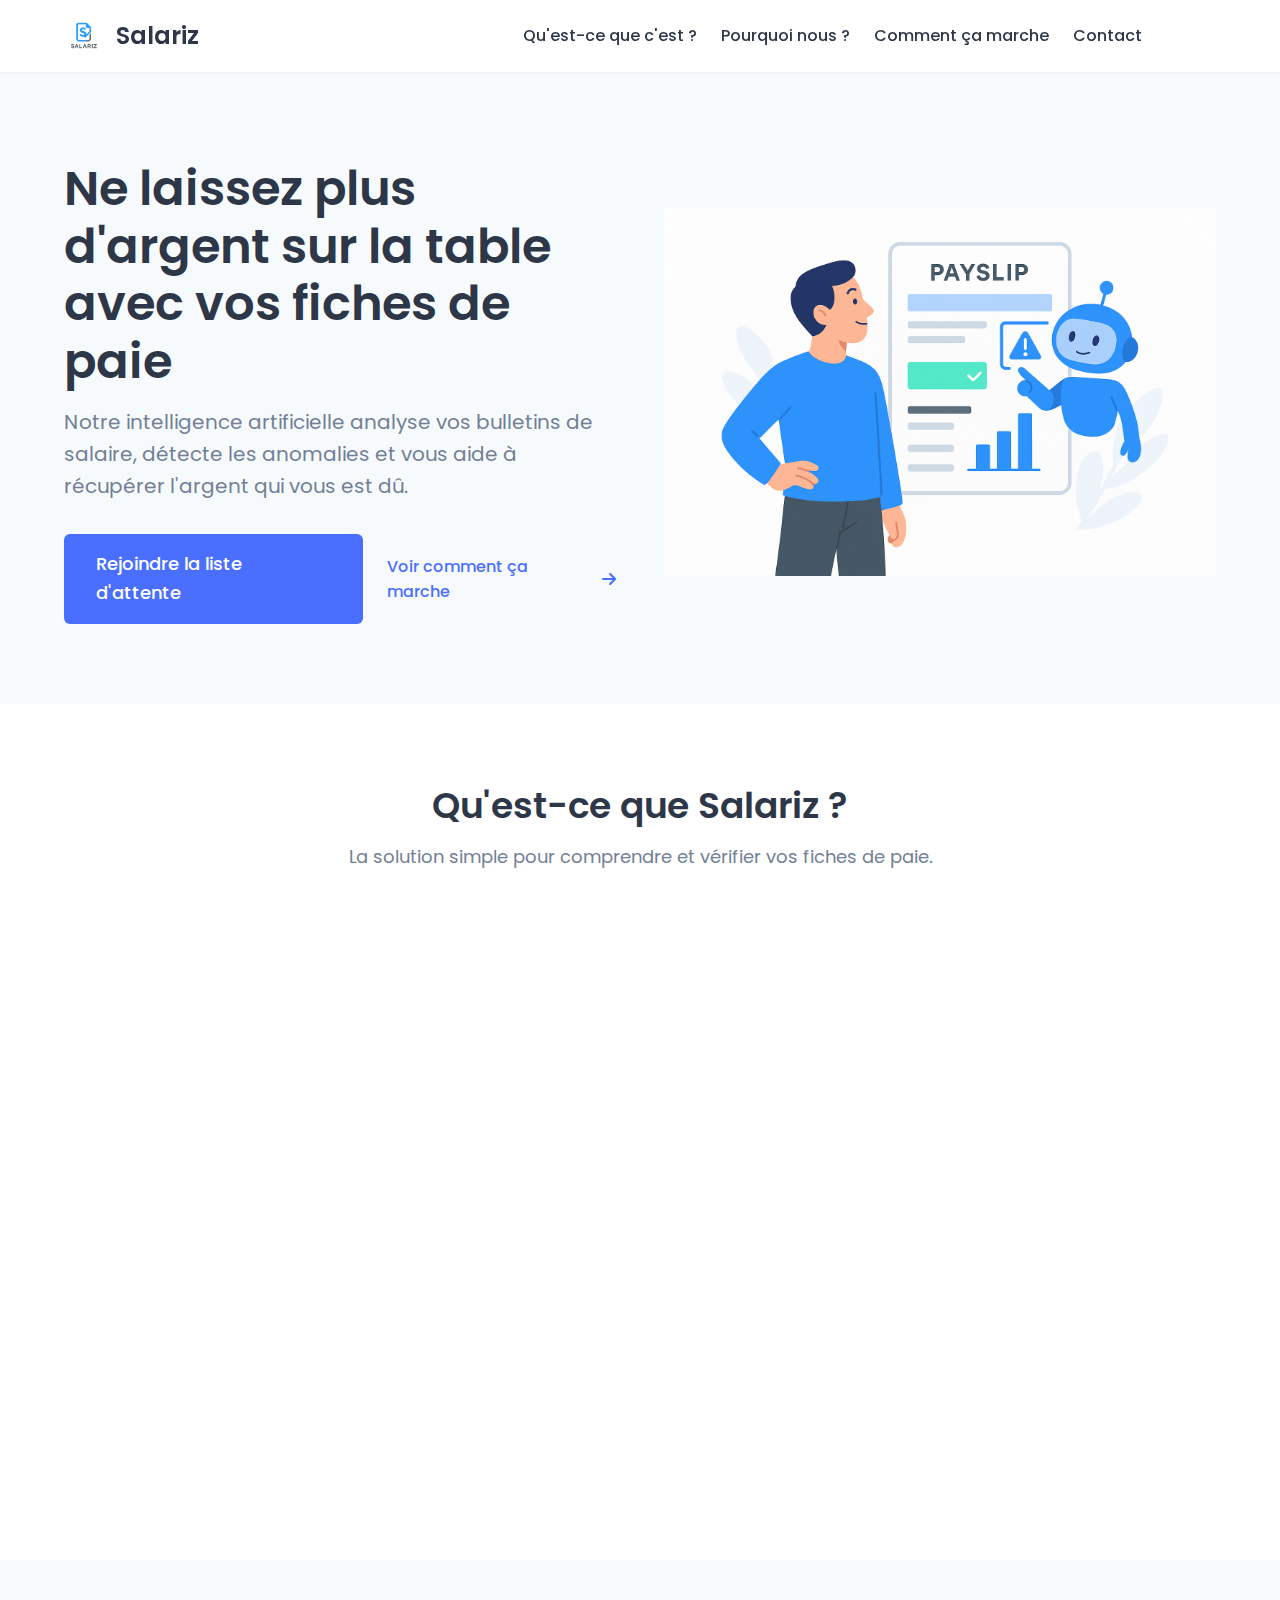
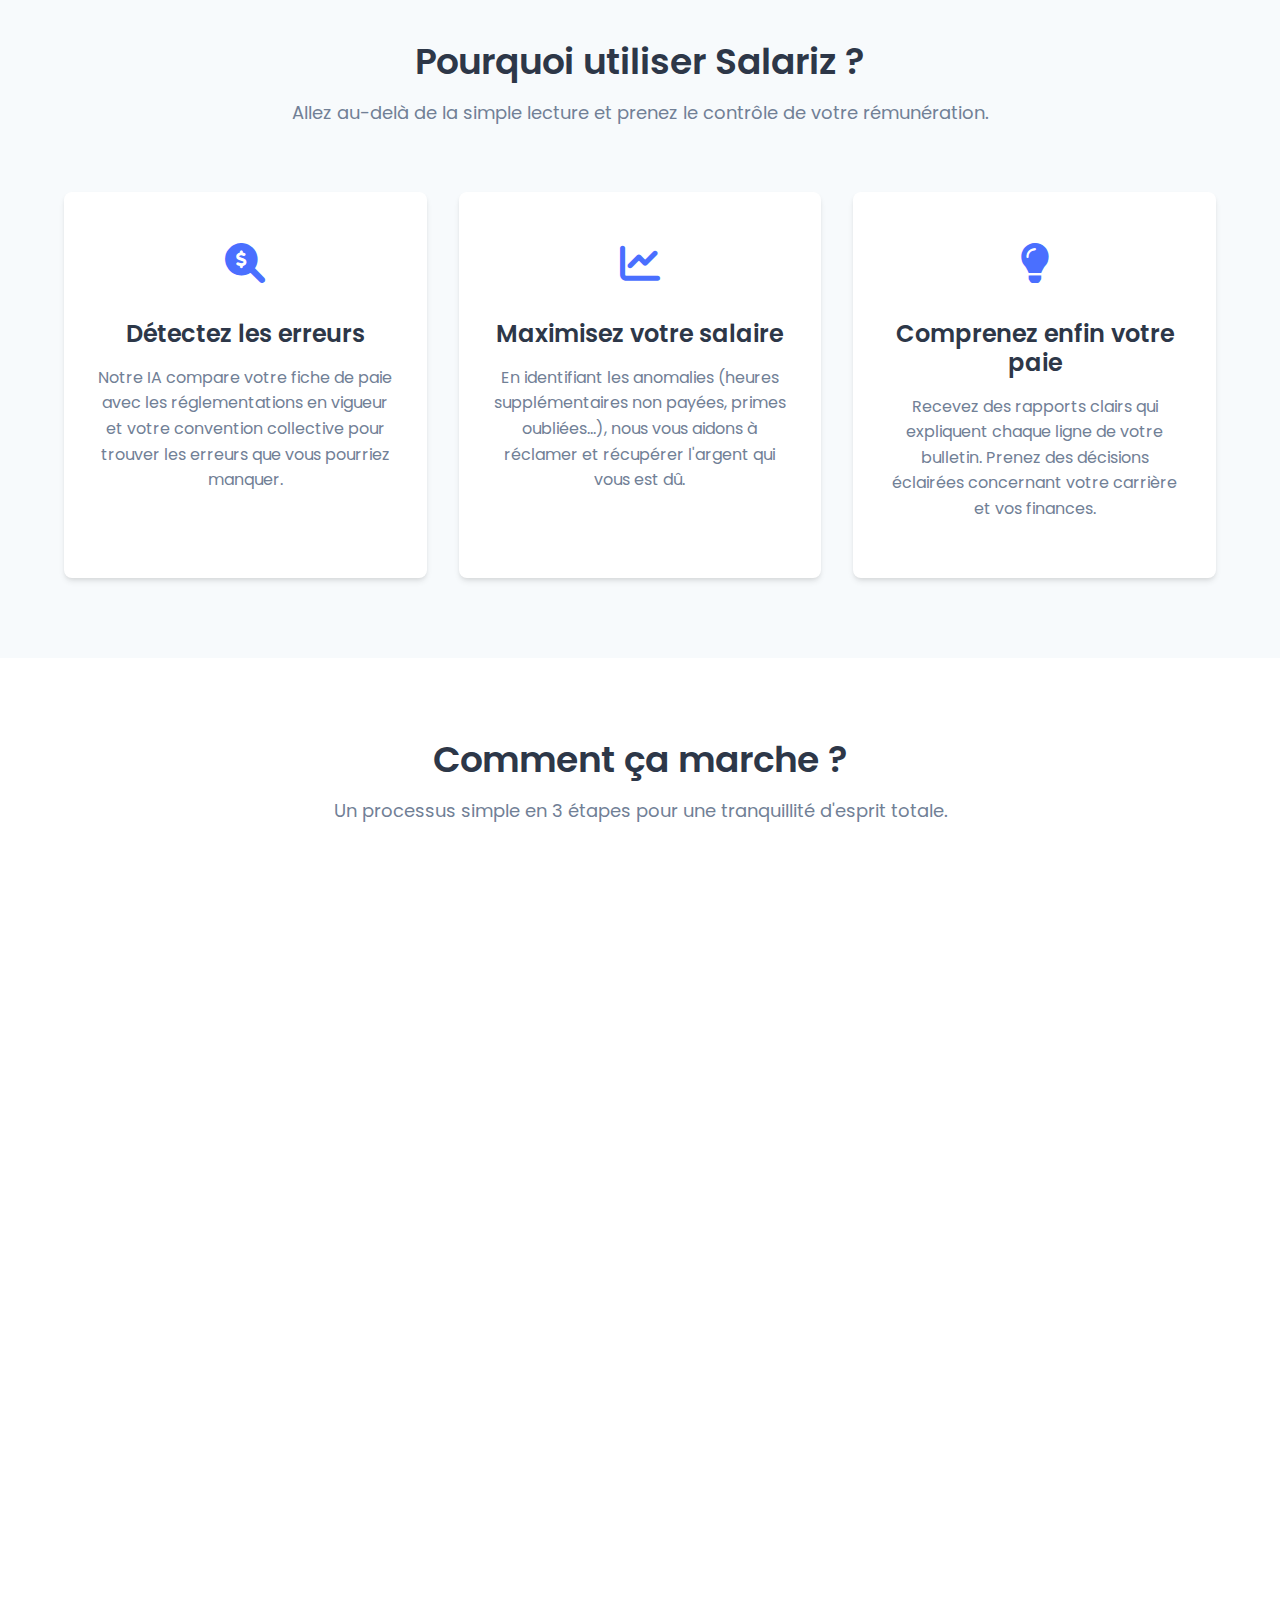
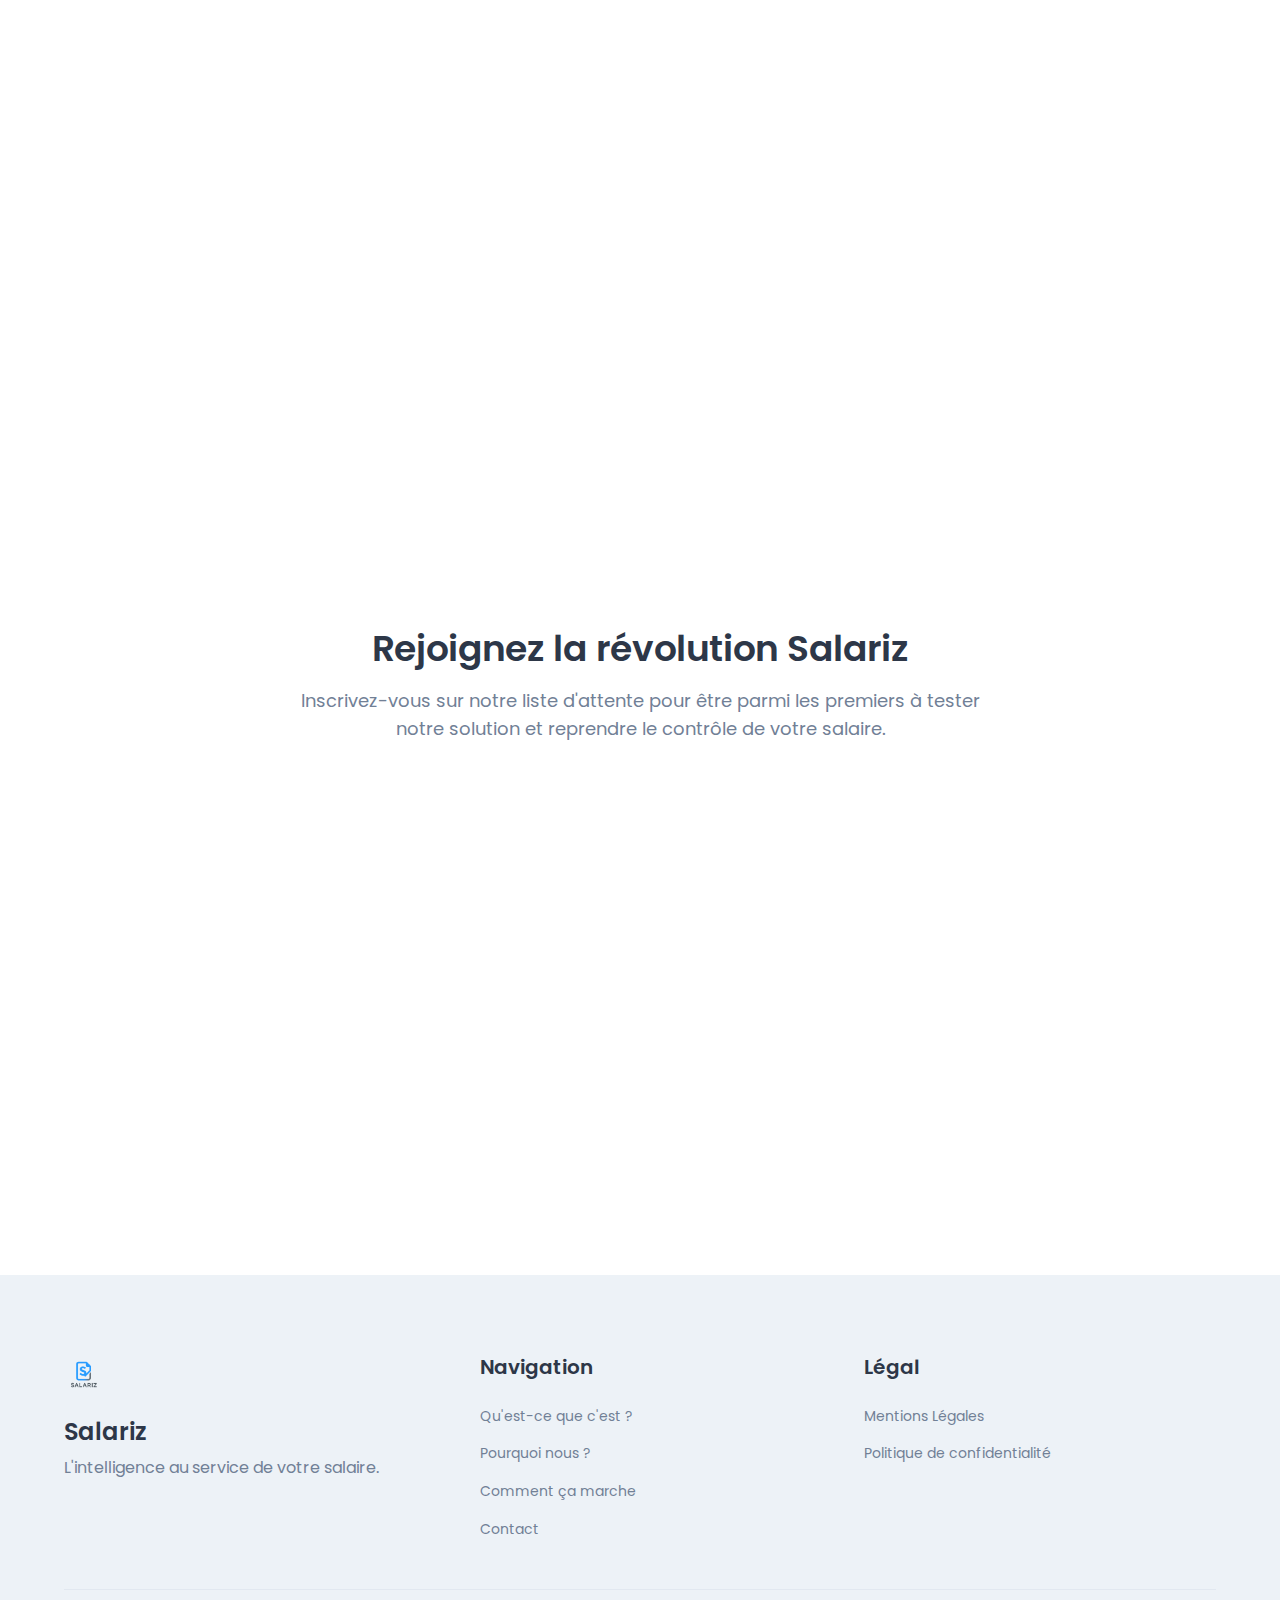
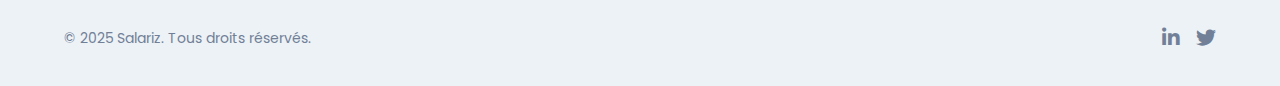
<file: index.html>
<!DOCTYPE html>
<html lang="fr">
<head>
    <meta charset="UTF-8">
    <meta name="viewport" content="width=device-width, initial-scale=1.0">
    <title>Salariz - Analysez vos fiches de paie avec l'IA</title>
    <meta name="description" content="Salariz utilise l'intelligence artificielle pour analyser vos fiches de paie, détecter les anomalies et vous aider à récupérer l'argent qui vous est dû.">
    <link rel="stylesheet" href="styles.css">
    <link rel="stylesheet" href="https://cdnjs.cloudflare.com/ajax/libs/font-awesome/6.0.0/css/all.min.css">
    <link href="https://fonts.googleapis.com/css2?family=Poppins:wght@300;400;500;600;700&display=swap" rel="stylesheet">
</head>
<body>
    <header>
        <div class="container">
            <div class="logo">
                <img src="images/logo.png" alt="Salariz Logo" id="logo">
                <h1>Salariz</h1>
            </div>
            <nav>
                <ul>
                    <li><a href="#what">Qu'est-ce que c'est ?</a></li>
                    <li><a href="#why">Pourquoi nous ?</a></li>
                    <li><a href="#how">Comment ça marche</a></li>
                    <li><a href="#contact">Contact</a></li>
                </ul>
            </nav>
            <!-- <div class="header-right-placeholder"></div> -->
            <button class="menu-toggle" aria-label="Ouvrir le menu">
                <i class="fas fa-bars"></i>
            </button>
        </div>
    </header>

    <!-- ========= 1. HERO SECTION ========= -->
    <section class="hero">
        <div class="container">
            <div class="hero-content">
                <h1>Ne laissez plus d'argent sur la table avec vos fiches de paie</h1>
                <p>Notre intelligence artificielle analyse vos bulletins de salaire, détecte les anomalies et vous aide à récupérer l'argent qui vous est dû.</p>
                <div class="hero-cta">
                    <a href="#contact" class="btn btn-primary btn-large">Rejoindre la liste d'attente</a>
                    <a href="#how" class="btn btn-text">Voir comment ça marche <i class="fas fa-arrow-right"></i></a>
                </div>
            </div>
            <div class="hero-image">
                <img src="images/hero-illustration.png" alt="Analyse de fiche de paie" id="hero-img">
            </div>
        </div>
    </section>

    <!-- ========= 2. WHAT SECTION ========= -->
    <section id="what" class="mission">
        <div class="container">
            <div class="section-header">
                <h2>Qu'est-ce que Salariz ?</h2>
                <p>La solution simple pour comprendre et vérifier vos fiches de paie.</p>
            </div>
            <div class="mission-content">
                <div class="mission-text">
                    <p>Salariz est une plateforme intelligente qui utilise l'IA pour décrypter le langage complexe de vos bulletins de paie. Fini le jargon et les doutes à la fin du mois.</p>
                    <p>Notre mission est de vous donner le pouvoir de vérifier que vous êtes payé correctement, en toute simplicité. Nous transformons un document compliqué en un rapport clair et compréhensible, vous assurant transparence et équité.</p>
                </div>
                <div class="mission-image">
                    <img src="images/mission.png" alt="Notre mission">
                </div>
            </div>
        </div>
    </section>

    <!-- ========= 3. WHY SECTION ========= -->
    <section id="why" class="why-section">
        <div class="container">
            <div class="section-header">
                <h2>Pourquoi utiliser Salariz ?</h2>
                <p>Allez au-delà de la simple lecture et prenez le contrôle de votre rémunération.</p>
            </div>
            <div class="benefits-grid">
                <div class="benefit-card">
                    <div class="benefit-icon"><i class="fas fa-search-dollar"></i></div>
                    <h3>Détectez les erreurs</h3>
                    <p>Notre IA compare votre fiche de paie avec les réglementations en vigueur et votre convention collective pour trouver les erreurs que vous pourriez manquer.</p>
                </div>
                <div class="benefit-card">
                    <div class="benefit-icon"><i class="fas fa-chart-line"></i></div>
                    <h3>Maximisez votre salaire</h3>
                    <p>En identifiant les anomalies (heures supplémentaires non payées, primes oubliées...), nous vous aidons à réclamer et récupérer l'argent qui vous est dû.</p>
                </div>
                <div class="benefit-card">
                    <div class="benefit-icon"><i class="fas fa-lightbulb"></i></div>
                    <h3>Comprenez enfin votre paie</h3>
                    <p>Recevez des rapports clairs qui expliquent chaque ligne de votre bulletin. Prenez des décisions éclairées concernant votre carrière et vos finances.</p>
                </div>
            </div>
        </div>
    </section>

    <!-- ========= 4. HOW SECTION ========= -->
    <section id="how" class="how-it-works">
        <div class="container">
            <div class="section-header">
                <h2>Comment ça marche ?</h2>
                <p>Un processus simple en 3 étapes pour une tranquillité d'esprit totale.</p>
            </div>
            <div class="steps">
                <div class="step">
                    <div class="step-content">
                        <h3>1. Importez votre fiche</h3>
                        <p>Téléchargez votre bulletin de paie en format PDF en toute sécurité. Vos données sont chiffrées et restent confidentielles.</p>
                    </div>
                    <div class="step-image"><img src="images/upload.png" alt="Importer une fiche de paie"></div>
                </div>
                <div class="step">
                    <div class="step-content">
                        <h3>2. L'IA analyse</h3>
                        <p>Notre technologie vérifie chaque ligne, calcule les cotisations, et détecte les anomalies en quelques secondes.</p>
                    </div>
                    <div class="step-image"><img src="images/analyze.png" alt="Analyse par IA"></div>
                </div>
                <div class="step">
                    <div class="step-content">
                        <h3>3. Recevez le rapport</h3>
                        <p>Obtenez un rapport simple et détaillé avec les erreurs trouvées et des conseils clairs sur les démarches à suivre.</p>
                    </div>
                    <div class="step-image"><img src="images/report.png" alt="Rapport d'analyse"></div>
                </div>
            </div>
        </div>
    </section>

    <!-- ========= 5. CONTACT SECTION ========= -->
    <section id="contact" class="contact">
        <div class="container">
            <div class="section-header">
                <h2>Rejoignez la révolution Salariz</h2>
                <p>Inscrivez-vous sur notre liste d'attente pour être parmi les premiers à tester notre solution et reprendre le contrôle de votre salaire.</p>
            </div>
            <div class="contact-form-container">
                <form id="contact-form" class="contact-form">
                    <div class="form-group">
                        <label for="name">Nom complet</label>
                        <input type="text" id="name" name="name" required>
                    </div>
                    <div class="form-group">
                        <label for="email">Email</label>
                        <input type="email" id="email" name="email" required>
                    </div>
                    <div class="form-group checkbox-group">
                        <input type="checkbox" id="consent" name="consent" required>
                        <label for="consent">J'accepte d'être recontacté pour tester la solution Salariz.</label>
                    </div>
                    <button type="submit" class="btn btn-primary btn-large">Accéder à l'avant-première</button>
                </form>
            </div>
        </div>
    </section>

    <footer>
        <div class="container">
            <div class="footer-content">
                <div class="footer-logo">
                    <img src="images/logo.png" alt="Salariz Logo">
                    <h3>Salariz</h3>
                    <p>L'intelligence au service de votre salaire.</p>
                </div>
                <div class="footer-links">
                    <div class="footer-column">
                        <h4>Navigation</h4>
                        <ul>
                            <li><a href="#what">Qu'est-ce que c'est ?</a></li>
                            <li><a href="#why">Pourquoi nous ?</a></li>
                            <li><a href="#how">Comment ça marche</a></li>
                            <li><a href="#contact">Contact</a></li>
                        </ul>
                    </div>
                    <div class="footer-column">
                        <h4>Légal</h4>
                        <ul>
                            <li><a href="legal.html">Mentions Légales</a></li>
                            <li><a href="#">Politique de confidentialité</a></li>
                        </ul>
                    </div>
                </div>
            </div>
            <div class="footer-bottom">
                <p>&copy; 2025 Salariz. Tous droits réservés.</p>
                <div class="social-links">
                    <a href="#" aria-label="LinkedIn"><i class="fab fa-linkedin-in"></i></a>
                    <a href="#" aria-label="Twitter"><i class="fab fa-twitter"></i></a>
                </div>
            </div>
        </div>
    </footer>

    <script src="script.js"></script>
</body>
</html>
</file>
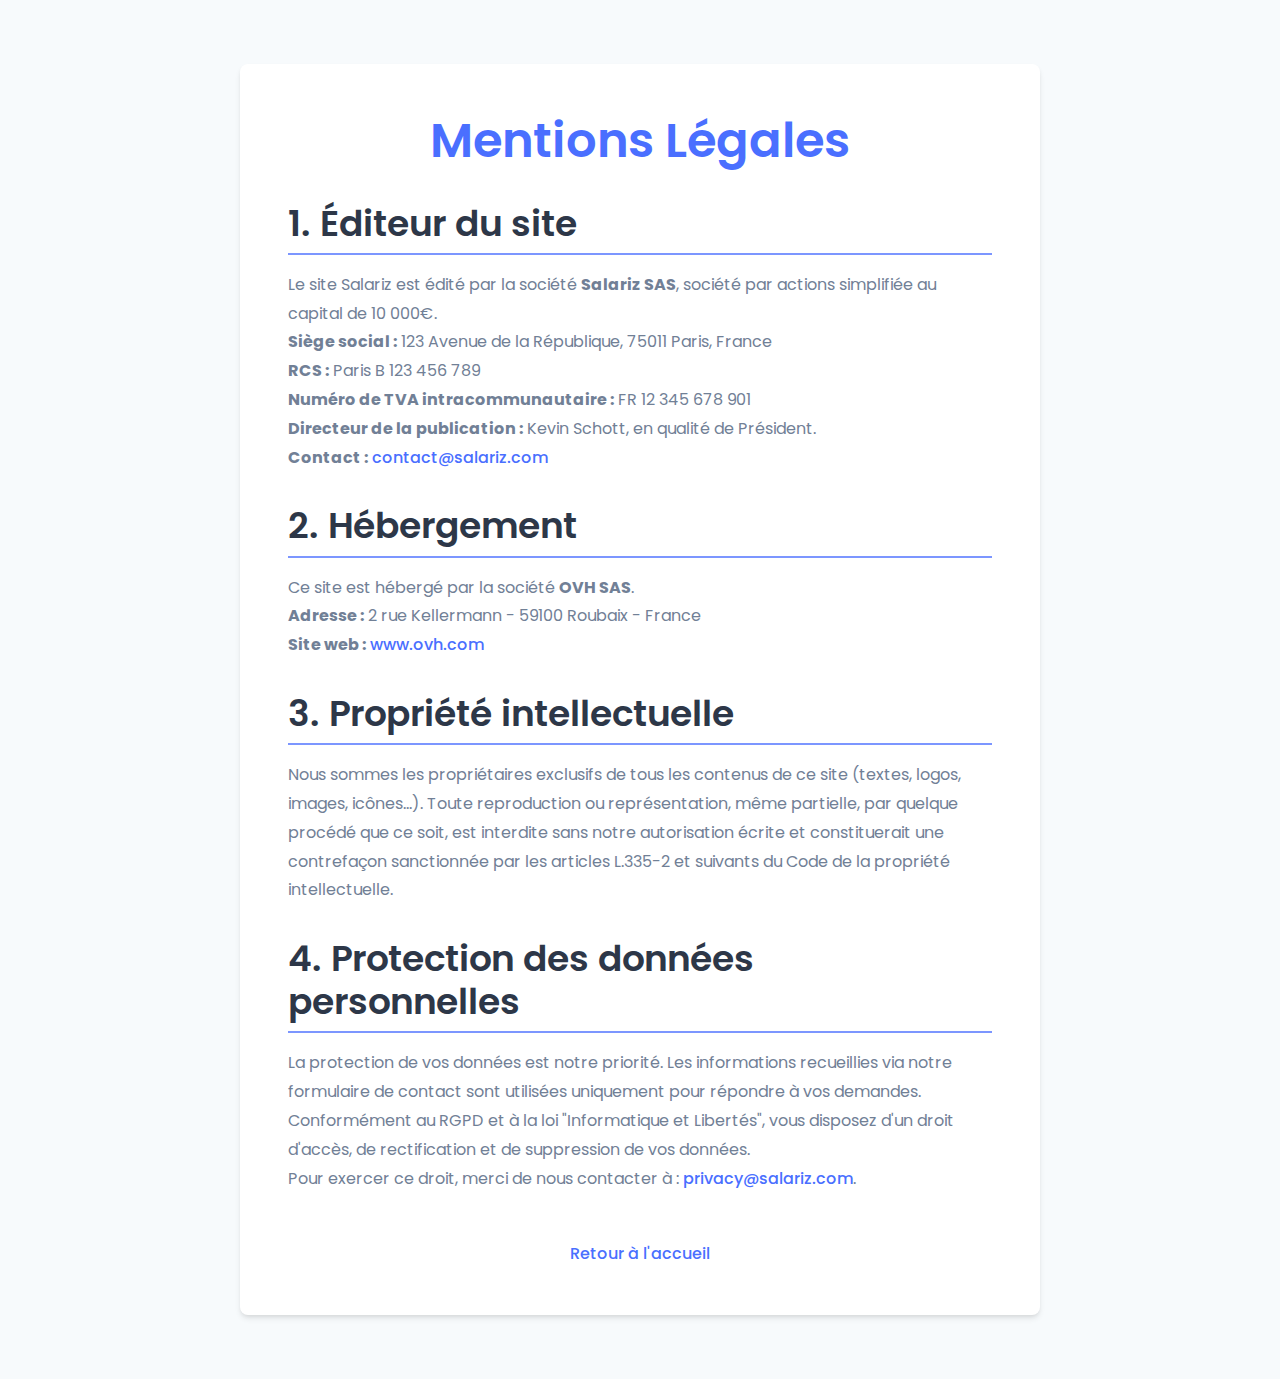
<file: legal.html>
<!DOCTYPE html>
<html lang="fr">
<head>
    <meta charset="UTF-8">
    <meta name="viewport" content="width=device-width, initial-scale=1.0">
    <title>Mentions Légales - Salariz</title>
    <link rel="stylesheet" href="styles.css">
    <link href="https://fonts.googleapis.com/css2?family=Poppins:wght@300;400;500;600;700&display=swap" rel="stylesheet">
    <style>
        /* Styles spécifiques pour la page légale */
        body {
            background-color: var(--bg-light);
        }
        .legal-container {
            max-width: 800px;
            margin: 4rem auto;
            padding: 3rem;
            background-color: var(--bg-color);
            border-radius: var(--radius-lg);
            box-shadow: var(--shadow);
        }
        .legal-container h1 {
            color: var(--primary-color);
            margin-bottom: 2rem;
            text-align: center;
        }
        .legal-container h2 {
            margin-top: 2rem;
            margin-bottom: 1rem;
            border-bottom: 2px solid var(--primary-light);
            padding-bottom: 0.5rem;
        }
        .legal-container p, .legal-container li {
            color: var(--text-light);
            line-height: 1.8;
        }
        .legal-container a {
            font-weight: 500;
        }
        .back-link {
            display: block;
            text-align: center;
            margin-top: 3rem;
            font-weight: 500;
        }
    </style>
</head>
<body>
    <div class="legal-container">
        <h1>Mentions Légales</h1>

        <h2>1. Éditeur du site</h2>
        <p>
            Le site Salariz est édité par la société <strong>Salariz SAS</strong>, société par actions simplifiée au capital de 10 000€.
            <br><strong>Siège social :</strong> 123 Avenue de la République, 75011 Paris, France
            <br><strong>RCS :</strong> Paris B 123 456 789
            <br><strong>Numéro de TVA intracommunautaire :</strong> FR 12 345 678 901
            <br><strong>Directeur de la publication :</strong> Kevin Schott, en qualité de Président.
            <br><strong>Contact :</strong> <a href="mailto:contact@salariz.com">contact@salariz.com</a>
        </p>

        <h2>2. Hébergement</h2>
        <p>
            Ce site est hébergé par la société <strong>OVH SAS</strong>.
            <br><strong>Adresse :</strong> 2 rue Kellermann - 59100 Roubaix - France
            <br><strong>Site web :</strong> <a href="https://www.ovh.com" target="_blank" rel="noopener noreferrer">www.ovh.com</a>
        </p>

        <h2>3. Propriété intellectuelle</h2>
        <p>
            Nous sommes les propriétaires exclusifs de tous les contenus de ce site (textes, logos, images, icônes...). Toute reproduction ou représentation, même partielle, par quelque procédé que ce soit, est interdite sans notre autorisation écrite et constituerait une contrefaçon sanctionnée par les articles L.335-2 et suivants du Code de la propriété intellectuelle.
        </p>

        <h2>4. Protection des données personnelles</h2>
        <p>
            La protection de vos données est notre priorité. Les informations recueillies via notre formulaire de contact sont utilisées uniquement pour répondre à vos demandes. Conformément au RGPD et à la loi "Informatique et Libertés", vous disposez d'un droit d'accès, de rectification et de suppression de vos données.
            <br>Pour exercer ce droit, merci de nous contacter à : <a href="mailto:privacy@salariz.com">privacy@salariz.com</a>.
        </p>
        
        <a href="index.html" class="back-link">Retour à l'accueil</a>
    </div>
</body>
</html>
</file>
<file: styles.css>
/* Base & Reset */
:root {
    --primary-color: #4A6FFF;
    --primary-dark: #3659D9;
    --primary-light: #7C96FF;
    --secondary-color: #FF6B6B;
    --text-color: #2D3748;
    --text-light: #718096;
    --bg-color: #FFFFFF;
    --bg-light: #F7FAFC;
    --bg-dark: #EDF2F7;
    --success-color: #48BB78;
    --warning-color: #F6AD55;
    --error-color: #F56565;
    --border-color: #E2E8F0;
    --shadow-sm: 0 1px 2px 0 rgba(0, 0, 0, 0.05);
    --shadow: 0 4px 6px -1px rgba(0, 0, 0, 0.1), 0 2px 4px -1px rgba(0, 0, 0, 0.06);
    --shadow-lg: 0 10px 15px -3px rgba(0, 0, 0, 0.1), 0 4px 6px -2px rgba(0, 0, 0, 0.05);
    --radius-sm: 0.25rem;
    --radius: 0.375rem;
    --radius-lg: 0.5rem;
    --container-width: 1200px;
    --font-family: 'Poppins', sans-serif;
}

* {
    margin: 0;
    padding: 0;
    box-sizing: border-box;
}

html {
    scroll-behavior: smooth;
}

body {
    font-family: var(--font-family);
    color: var(--text-color);
    line-height: 1.6;
    background-color: var(--bg-color);
}

img {
    max-width: 100%;
    height: auto;
}

a {
    text-decoration: none;
    color: var(--primary-color);
    transition: color 0.3s ease;
}

a:hover {
    color: var(--primary-dark);
}

ul {
    list-style: none;
}

.container {
    width: 100%;
    max-width: var(--container-width);
    margin: 0 auto;
    padding: 0 1.5rem;
}

/* Typography */
h1, h2, h3, h4, h5, h6 {
    margin-bottom: 1rem;
    font-weight: 600;
    line-height: 1.2;
}

h1 {
    font-size: 3rem;
}

h2 {
    font-size: 2.25rem;
}

h3 {
    font-size: 1.5rem;
}

h4 {
    font-size: 1.25rem;
}

p {
    margin-bottom: 1rem;
    color: var(--text-light);
}

.section-header {
    text-align: center;
    max-width: 700px;
    margin: 0 auto 4rem;
}

.section-header h2 {
    margin-bottom: 1rem;
}

.section-header p {
    font-size: 1.125rem;
}

/* Buttons */
.btn {
    display: inline-flex;
    align-items: center;
    justify-content: center;
    padding: 0.75rem 1.5rem;
    font-size: 1rem;
    font-weight: 500;
    border-radius: var(--radius);
    transition: all 0.3s ease;
    cursor: pointer;
    border: none;
}

.btn-primary {
    background-color: var(--primary-color);
    color: white;
}

.btn-primary:hover {
    background-color: var(--primary-dark);
    color: white;
    transform: translateY(-2px);
}

.btn-secondary {
    background-color: transparent;
    color: var(--primary-color);
    border: 1px solid var(--primary-color);
}

.btn-secondary:hover {
    background-color: var(--primary-light);
    color: white;
}

.btn-text {
    background-color: transparent;
    color: var(--primary-color);
    padding: 0.5rem 0;
}

.btn-text:hover {
    color: var(--primary-dark);
}

.btn-text i {
    margin-left: 0.5rem;
    transition: transform 0.3s ease;
}

.btn-text:hover i {
    transform: translateX(5px);
}

.btn-large {
    padding: 1rem 2rem;
    font-size: 1.125rem;
}

/* Header */
header {
    position: fixed;
    top: 0;
    left: 0;
    width: 100%;
    background-color: white;
    padding: 1rem 0;
    box-shadow: var(--shadow-sm);
    z-index: 1000;
    transition: all 0.3s ease;
}

header.scrolled {
    padding: 0.75rem 0;
    box-shadow: var(--shadow);
}

header .container {
    display: flex;
    align-items: center;
    justify-content: space-between;
}

.logo, .header-right-placeholder {
    flex: 1;
}

.logo {
    display: flex;
    align-items: center;
    justify-content: flex-start;
}

.header-right-placeholder {
    display: flex;
    justify-content: flex-end;
}

.logo img {
    height: 40px;
    margin-right: 0.75rem;
}

.logo h1 {
    font-size: 1.5rem;
    margin: 0;
}

nav {
    flex: 2;
}

nav ul {
    display: flex;
    align-items: center;
    justify-content: center;
    gap: 1.5rem;
}

nav a {
    color: var(--text-color);
    font-weight: 500;
    transition: color 0.3s ease;
    padding: 0.5rem 0;
}

nav a:hover {
    color: var(--primary-color);
}

.menu-toggle {
    display: none;
    font-size: 1.5rem;
    background: none;
    border: none;
    color: var(--text-color);
    cursor: pointer;
    z-index: 1001;
}

/* Hero Section */
.hero {
    padding: 10rem 0 5rem;
    background-color: var(--bg-light);
    position: relative;
    overflow: hidden;
}

.hero .container {
    display: flex;
    align-items: center;
    position: relative;
    z-index: 1;
}

.hero-content {
    flex: 1;
    padding-right: 3rem;
}

.hero-content p {
    font-size: 1.25rem;
    margin-bottom: 2rem;
}

.hero-cta {
    display: flex;
    align-items: center;
    gap: 1.5rem;
}

.hero-image {
    flex: 1;
    display: flex;
    justify-content: center;
    align-items: center;
}

.hero-image img {
    max-width: 100%;
    animation: float 5s ease-in-out infinite;
}

@keyframes float {
    0% { transform: translateY(0px); }
    50% { transform: translateY(-20px); }
    100% { transform: translateY(0px); }
}

/* What Section (Mission) */
.mission {
    padding: 5rem 0;
}

.mission-content {
    display: flex;
    align-items: center;
    gap: 4rem;
}

.mission-text {
    flex: 1;
}

.mission-text p {
    font-size: 1.1rem;
}

.mission-image {
    flex: 1;
    display: flex;
    justify-content: center;
}

.mission-image img {
    max-width: 100%;
    border-radius: var(--radius-lg);
}

/* Why Section */
.why-section {
    padding: 5rem 0;
    background-color: var(--bg-light);
}

.benefits-grid {
    display: grid;
    grid-template-columns: repeat(auto-fit, minmax(280px, 1fr));
    gap: 2rem;
}

.benefit-card {
    background-color: var(--bg-color);
    padding: 2.5rem 2rem;
    border-radius: var(--radius-lg);
    box-shadow: var(--shadow);
    text-align: center;
    transition: transform 0.3s ease, box-shadow 0.3s ease;
}

.benefit-card:hover {
    transform: translateY(-5px);
    box-shadow: var(--shadow-lg);
}

.benefit-icon {
    font-size: 2.5rem;
    color: var(--primary-color);
    margin-bottom: 1.5rem;
}

/* How It Works Section */
.how-it-works {
    padding: 5rem 0;
}

.steps {
    display: flex;
    flex-direction: column;
    gap: 4rem;
    position: relative;
}

.step {
    display: flex;
    align-items: center;
    gap: 3rem;
}

.step:nth-child(even) {
    flex-direction: row-reverse;
}

.step-content {
    flex: 1;
}

.step-content h3 {
    font-size: 1.5rem;
    margin-bottom: 0.5rem;
}

.step-image {
    flex: 1;
    display: flex;
    justify-content: center;
    align-items: center;
}

.step-image img {
    max-width: 350px;
    border-radius: var(--radius);
}

/* Contact Form */
.contact {
    padding: 5rem 0;
}

.contact-form-container {
    max-width: 600px;
    margin: 0 auto;
}

.contact-form {
    background-color: var(--bg-light);
    border-radius: var(--radius-lg);
    padding: 2.5rem;
}

.form-group {
    margin-bottom: 1.5rem;
}

.form-group label {
    display: block;
    margin-bottom: 0.5rem;
    font-weight: 500;
}

.form-group input,
.form-group textarea {
    width: 100%;
    padding: 0.75rem;
    border: 1px solid var(--border-color);
    border-radius: var(--radius);
    font-family: var(--font-family);
    transition: border-color 0.3s ease;
}

.form-group input:focus,
.form-group textarea:focus {
    outline: none;
    border-color: var(--primary-color);
}

.checkbox-group {
    display: flex;
    align-items: center;
    gap: 0.75rem;
}

.checkbox-group input {
    width: auto;
}

.checkbox-group label {
    margin-bottom: 0;
    font-weight: normal;
    font-size: 0.875rem;
}

/* Footer */
footer {
    background-color: var(--bg-dark);
    padding: 5rem 0 2rem;
    color: var(--text-light);
}

.footer-content {
    display: flex;
    flex-wrap: wrap;
    gap: 3rem;
    margin-bottom: 3rem;
}

.footer-logo {
    flex: 1 1 300px;
}

.footer-logo img {
    height: 40px;
    margin-bottom: 1rem;
}

.footer-logo h3 {
    margin-bottom: 0.5rem;
    color: var(--text-color);
}

.footer-links {
    flex: 2 1 600px;
    display: flex;
    flex-wrap: wrap;
    gap: 2rem;
}

.footer-column {
    flex: 1 1 150px;
}

.footer-column h4 {
    margin-bottom: 1.5rem;
    color: var(--text-color);
}

.footer-column ul {
    display: flex;
    flex-direction: column;
    gap: 0.75rem;
}

.footer-column a {
    color: var(--text-light);
    font-size: 0.875rem;
}

.footer-column a:hover {
    color: var(--primary-color);
}

.footer-bottom {
    display: flex;
    justify-content: space-between;
    align-items: center;
    padding-top: 2rem;
    border-top: 1px solid var(--border-color);
}

.footer-bottom p {
    font-size: 0.875rem;
    margin: 0;
}

.social-links {
    display: flex;
    gap: 1rem;
}

.social-links a {
    color: var(--text-light);
    font-size: 1.25rem;
}

.social-links a:hover {
    color: var(--primary-color);
}

/* Responsive Design */
@media (max-width: 1024px) {
    .menu-toggle {
        display: block;
    }

    .header-right-placeholder {
        display: none;
    }

    nav {
        order: 1; /* Place la nav avant le bouton hamburger dans le flux visuel */
    }

    nav ul {
        display: none;
        flex-direction: column;
        position: absolute;
        top: 70px; /* Hauteur du header */
        left: 0;
        width: 100%;
        background-color: white;
        padding: 1rem 0;
        box-shadow: var(--shadow);
        gap: 0;
    }

    nav ul.active {
        display: flex;
    }

    nav li {
        width: 100%;
        text-align: center;
    }

    nav a {
        display: block;
        padding: 1rem 0;
    }
}

@media (max-width: 768px) {
    h1 { font-size: 2.5rem; }
    h2 { font-size: 2rem; }

    .hero .container {
        flex-direction: column;
        text-align: center;
    }
    .hero-content {
        padding-right: 0;
        margin-bottom: 3rem;
    }
    .hero-cta {
        justify-content: center;
    }
    
    .mission-content, .step, .step:nth-child(even) {
        flex-direction: column;
        gap: 2rem;
    }

    .step:nth-child(even) .step-image {
        order: -1;
    }

    .footer-bottom {
        flex-direction: column;
        gap: 1.5rem;
    }
}

@media (max-width: 480px) {
    h1 { font-size: 2rem; }
    h2 { font-size: 1.75rem; }

    .hero-cta {
        flex-direction: column;
        width: 100%;
    }
    .hero-cta .btn {
        width: 100%;
    }
    .contact-form {
        padding: 1.5rem;
    }
}
</file>
